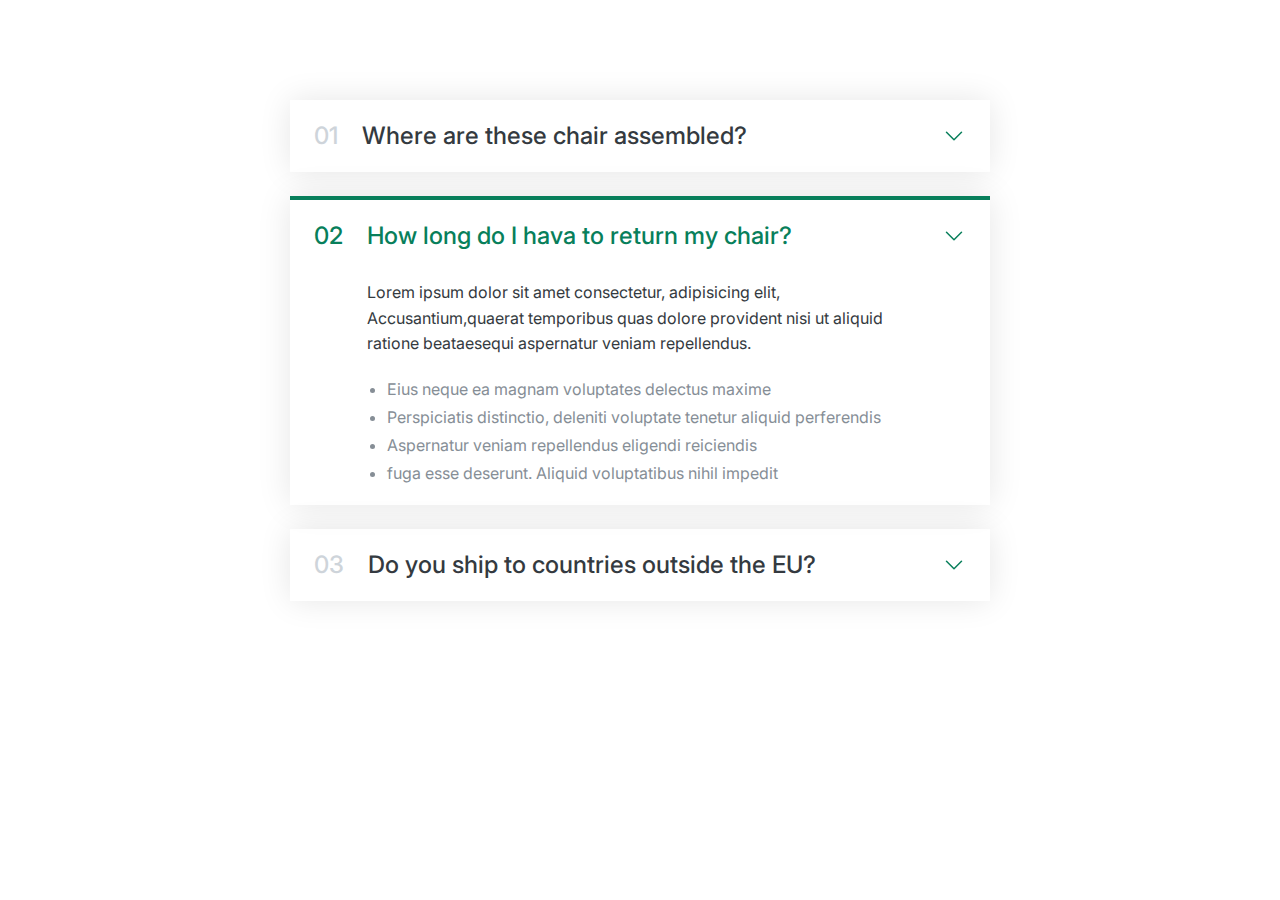
<file: component/01-accordion.html>
<!DOCTYPE html>
<html lang="en">
  <head>
    <meta charset="UTF-8" />
    <meta http-equiv="X-UA-Compatible" content="IE=edge" />
    <meta name="viewport" content="width=device-width, initial-scale=1.0" />
    <title>According Component</title>
    <link
      href="https://fonts.googleapis.com/css2?family=Inter:wght@400;500;700&display=swap"
      rel="stylesheet"
    />
    <style>
      /*
        SPACING SYSTEM (px)
        2 / 4 / 8 / 12 / 16 / 24 / 32 / 48 / 64 / 80 / 96 / 128

        FONT SIZE SYSTEM (px)
        10 / 12 / 14 / 16 / 18 / 20 / 24 / 30 / 36 / 44 / 52 / 62 / 74 / 86 / 98
        */

      /* 
        主色 ：#087f5b 
        灰色：#343a40
        */

      * {
        margin: 0;
        padding: 0;
        box-sizing: border-box;
      }

      body {
        font-family: "Inter", sans-serif;
        color: #343a40;
        line-height: 1;
      }

      .accordion {
        width: 700px;
        margin: 100px auto;

        display: flex;
        flex-direction: column;
        gap: 24px;
      }

      .item {
        box-shadow: 0 0 32px rgba(0, 0, 0, 0.1);
        padding: 24px;

        display: grid;
        grid-template-columns: auto 1fr auto;
        column-gap: 24px;
        row-gap: 32px;
        align-items: center;
      }
      .number,
      .text {
        font-size: 24px;
        font-weight: 500;
        /* color: #087f5b; */
      }

      .number {
        color: #ced4da;
      }

      .icon {
        width: 24px;
        height: 24px;
        stroke: #087f5b;
      }
      .hidden-box {
        grid-column: 2;
        display: none;
      }

      .hidden-box p {
        line-height: 1.6;
        margin-bottom: 24px;
      }

      .hidden-box ul {
        color: #868e96;
        margin-left: 20px;

        display: flex;
        flex-direction: column;
        gap: 12px;
      }

      .open {
        border-top: 4px solid #087f5b;
      }

      .open .hidden-box {
        display: block;
      }

      .open .number,
      .open .text {
        color: #087f5b;
      }
    </style>
  </head>
  <body>
    <div class="accordion">
      <div class="item">
        <p class="number">01</p>
        <p class="text">Where are these chair assembled?</p>
        <svg
          xmlns="http://www.w3.org/2000/svg"
          fill="none"
          viewBox="0 0 24 24"
          stroke-width="1.5"
          stroke="currentColor"
          class="icon"
        >
          <path
            stroke-linecap="round"
            stroke-linejoin="round"
            d="M19.5 8.25l-7.5 7.5-7.5-7.5"
          />
        </svg>
        <div class="hidden-box">
          <p>
            Lorem ipsum dolor sit amet consectetur, adipisicing elit,
            Accusantium,quaerat temporibus quas dolore provident nisi ut aliquid
            ratione beataesequi aspernatur veniam repellendus.
          </p>
          <ul>
            <li>Eius neque ea magnam voluptates delectus maxime</li>
            <li>
              Perspiciatis distinctio, deleniti voluptate tenetur aliquid
              perferendis
            </li>
            <li>Aspernatur veniam repellendus eligendi reiciendis</li>
            <li>fuga esse deserunt. Aliquid voluptatibus nihil impedit</li>
          </ul>
        </div>
      </div>
      <div class="item open">
        <p class="number">02</p>
        <p class="text">How long do I hava to return my chair?</p>
        <svg
          xmlns="http://www.w3.org/2000/svg"
          fill="none"
          viewBox="0 0 24 24"
          stroke-width="1.5"
          stroke="currentColor"
          class="icon"
        >
          <path
            stroke-linecap="round"
            stroke-linejoin="round"
            d="M19.5 8.25l-7.5 7.5-7.5-7.5"
          />
        </svg>
        <div class="hidden-box">
          <p>
            Lorem ipsum dolor sit amet consectetur, adipisicing elit,
            Accusantium,quaerat temporibus quas dolore provident nisi ut aliquid
            ratione beataesequi aspernatur veniam repellendus.
          </p>
          <ul>
            <li>Eius neque ea magnam voluptates delectus maxime</li>
            <li>
              Perspiciatis distinctio, deleniti voluptate tenetur aliquid
              perferendis
            </li>
            <li>Aspernatur veniam repellendus eligendi reiciendis</li>
            <li>fuga esse deserunt. Aliquid voluptatibus nihil impedit</li>
          </ul>
        </div>
      </div>

      <div class="item">
        <p class="number">03</p>
        <p class="text">Do you ship to countries outside the EU?</p>
        <svg
          xmlns="http://www.w3.org/2000/svg"
          fill="none"
          viewBox="0 0 24 24"
          stroke-width="1.5"
          stroke="currentColor"
          class="icon"
        >
          <path
            stroke-linecap="round"
            stroke-linejoin="round"
            d="M19.5 8.25l-7.5 7.5-7.5-7.5"
          />
        </svg>
        <div class="hidden-box">
          <p>
            Lorem ipsum dolor sit amet consectetur, adipisicing elit,
            Accusantium,quaerat temporibus quas dolore provident nisi ut aliquid
            ratione beataesequi aspernatur veniam repellendus.
          </p>
          <ul>
            <li>Eius neque ea magnam voluptates delectus maxime</li>
            <li>
              Perspiciatis distinctio, deleniti voluptate tenetur aliquid
              perferendis
            </li>
            <li>Aspernatur veniam repellendus eligendi reiciendis</li>
            <li>fuga esse deserunt. Aliquid voluptatibus nihil impedit</li>
          </ul>
        </div>
      </div>
    </div>
  </body>
</html>
</file>
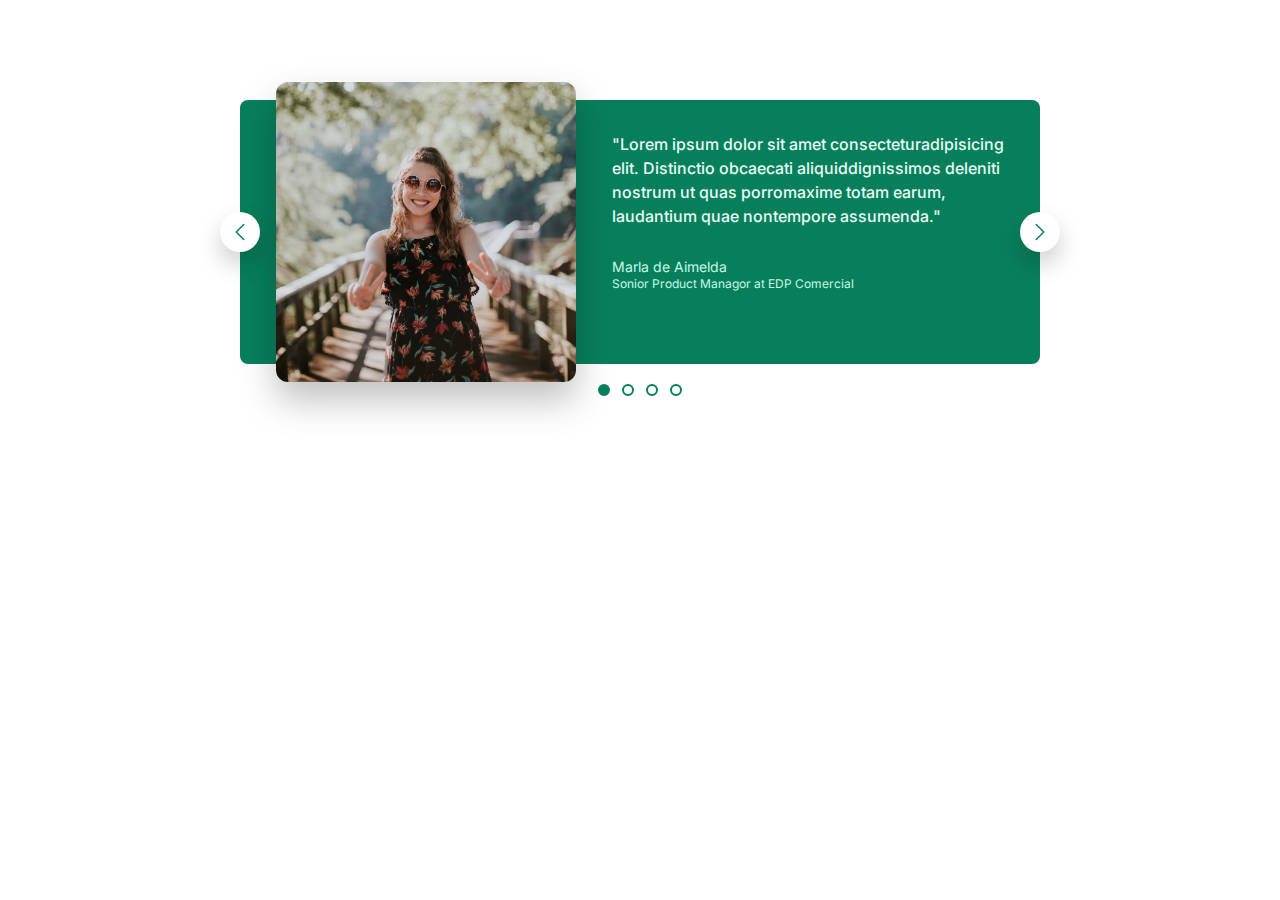
<file: component/02-carousel.html>
<!DOCTYPE html>
<html lang="en">
  <head>
    <meta charset="UTF-8" />
    <meta http-equiv="X-UA-Compatible" content="IE=edge" />
    <meta name="viewport" content="width=device-width, initial-scale=1.0" />
    <title>Carousel Component</title>
    <link
      href="https://fonts.googleapis.com/css2?family=Inter:wght@400;500;700&display=swap"
      rel="stylesheet"
    />
    <style>
      /*
        SPACING SYSTEM (px)
        2 / 4 / 8 / 12 / 16 / 24 / 32 / 48 / 64 / 80 / 96 / 128

        FONT SIZE SYSTEM (px)
        10 / 12 / 14 / 16 / 18 / 20 / 24 / 30 / 36 / 44 / 52 / 62 / 74 / 86 / 98
        */

      /* 
        主色 ：#087f5b 
        灰色：#343a40
        */

      * {
        margin: 0;
        padding: 0;
        box-sizing: border-box;
      }

      body {
        font-family: "Inter", sans-serif;
        color: #343a40;
        line-height: 1;
      }

      .carousel {
        width: 800px;
        margin: 100px auto;
        background-color: #087f5b;
        padding: 32px;
        padding-left: 86px;
        border-radius: 8px;
     

        position: relative;

        display: flex;
        /* align-items: center; */
        gap: 86px;
      }

      img {
        height: 200px;
        border-radius: 8px;
        transform: scale(1.5);
        box-shadow: 0 12px 24px rgba(0, 0, 0, 0.25);
      }

      .testimonial-text {
        font-size: 16px;
        font-weight: 500;
        line-height: 1.5;
        margin-bottom: 32px;
        color: #e6fcf5;
      }
      .testimonial-author {
        font-size: 14px;
        margin-bottom: 4px;
        color: #c3fae8;
      }

      .testimonial-job {
        font-size: 12px;
        color: #c3fae8;
      }

      /* CONTROLS */
      .btn {
        background-color: #fff;
        border: none;
        height: 40px;
        width: 40px;
        border-radius: 50%;
        position: absolute;
        box-shadow: 0 12px 24px rgba(0, 0, 0, 0.2);
        cursor: pointer;
       

        display: flex;
        align-items: center;
        justify-content: center;
      }

      .btn-icon {
        height: 24px;
        width: 24px;
        stroke: #087f5b;
      }

      .btn--left {
        left: 0;
        top: 50%;
        transform:translate(-50%, -50%);
      }

      .btn--right {
        right: 0;
        top: 50%;
        transform: translate(50%, -50%);
      }

      .dots {
        position: absolute;
        left: 50%;
        bottom: 0;
        transform: translate(-50%, 32px);


        display: flex;
        gap: 12px;
      }

      .dot {
        height: 12px;
        width: 12px;
        background-color: #fff;
        border: 2px solid #087f5b;
        border-radius: 50%;
        cursor: pointer;
      }

      .dot1 {
        background-color: #087f5b;
      }
    </style>
  </head>
  <body>
    <div class="carousel">
      <img src="maria.jpg" alt="Maria de Almeida" />
      <blockquote class="testimonial">
        <p class="testimonial-text">
          "Lorem ipsum dolor sit amet consecteturadipisicing elit. Distinctio
          obcaecati aliquiddignissimos deleniti nostrum ut quas porromaxime
          totam earum, laudantium quae nontempore assumenda."
        </p>
        <p class="testimonial-author">Marla de Aimelda</p>
        <p class="testimonial-job">Sonior Product Managor at EDP Comercial</p>
      </blockquote>
      <button class="btn btn--left">
        <svg
          xmlns="http://www.w3.org/2000/svg"
          fill="none"
          viewBox="0 0 24 24"
          stroke-width="1.5"
          stroke="currentColor"
          class="btn-icon"
        >
          <path
            stroke-linecap="round"
            stroke-linejoin="round"
            d="M15.75 19.5L8.25 12l7.5-7.5"
          />
        </svg>
      </button>
      <button class="btn btn--right">
        <svg
          xmlns="http://www.w3.org/2000/svg"
          fill="none"
          viewBox="0 0 24 24"
          stroke-width="1.5"
          stroke="currentColor"
          class="btn-icon"
        >
          <path
            stroke-linecap="round"
            stroke-linejoin="round"
            d="M8.25 4.5l7.5 7.5-7.5 7.5"
          />
        </svg>
      </button>
      <div class="dots">
        <button class="dot dot1">&nbsp;</button>
        <button class="dot">&nbsp;</button>
        <button class="dot">&nbsp;</button>
        <button class="dot">&nbsp;</button>
      </div>
    </div>
  </body>
</html>
</file>
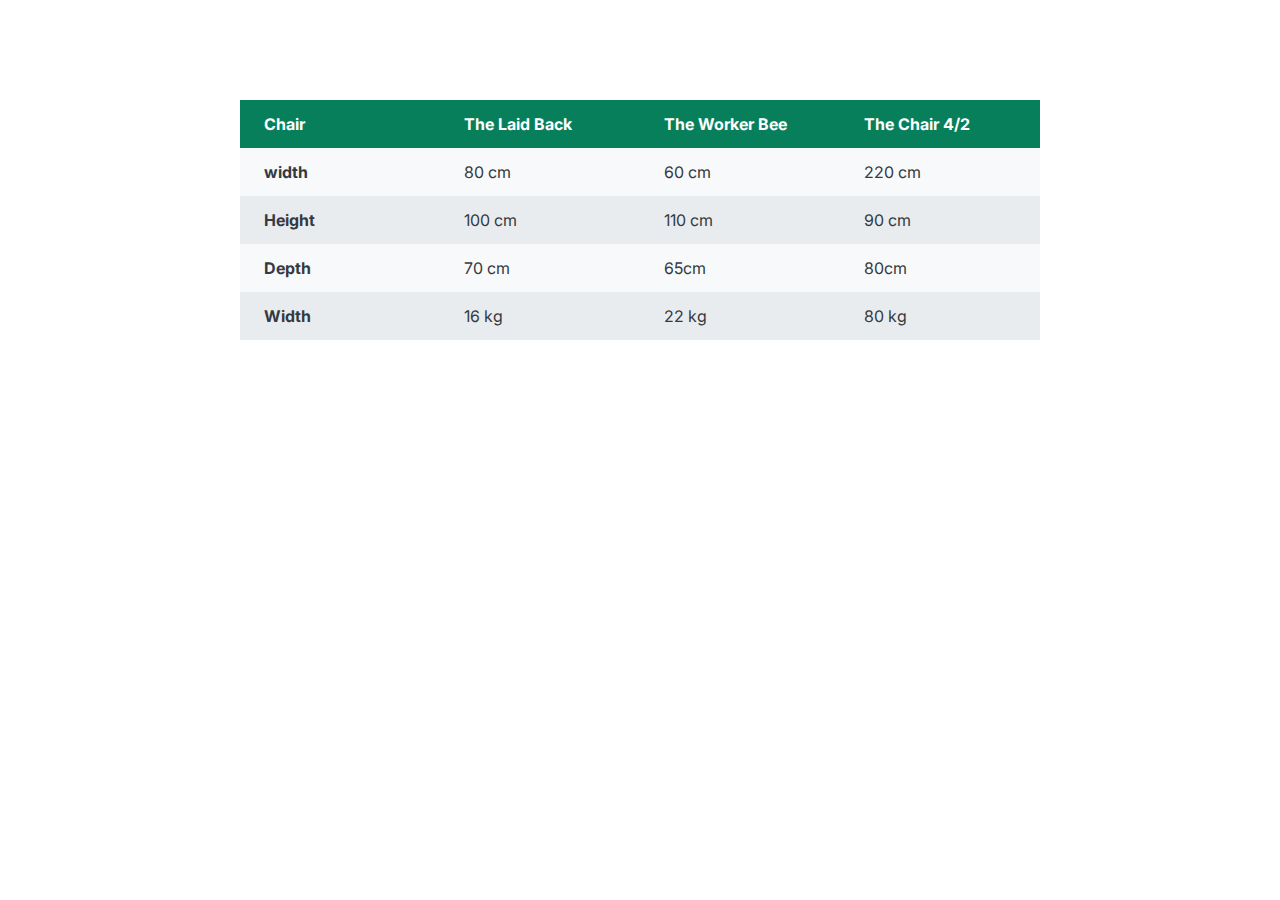
<file: component/03-table.html>
<!DOCTYPE html>
<html lang="en">
  <head>
    <meta charset="UTF-8" />
    <meta http-equiv="X-UA-Compatible" content="IE=edge" />
    <meta name="viewport" content="width=device-width, initial-scale=1.0" />
    <title>According Component</title>
    <link
      href="https://fonts.googleapis.com/css2?family=Inter:wght@400;500;700&display=swap"
      rel="stylesheet"
    />
    <style>
      /*
        SPACING SYSTEM (px)
        2 / 4 / 8 / 12 / 16 / 24 / 32 / 48 / 64 / 80 / 96 / 128

        FONT SIZE SYSTEM (px)
        10 / 12 / 14 / 16 / 18 / 20 / 24 / 30 / 36 / 44 / 52 / 62 / 74 / 86 / 98
        */

      /* 
        主色 ：#087f5b 
        灰色：#343a40
        */

      * {
        margin: 0;
        padding: 0;
        box-sizing: border-box;
      }

      body {
        font-family: "Inter", sans-serif;
        color: #343a40;
        line-height: 1;
        display: flex;
        justify-content: center;
      }

      table {
        width: 800px;
        margin-top: 100px;
        /* border: 1px solid #343a40; */
        border-collapse: collapse;
      }

      th, td {
        /* border: 1px solid #343a40; */
        padding: 16px 24px;
        text-align: left;
      }

      thead th {
        background-color: #087f5b;
        color: #fff;
        width: 25%;
      }

      tbody tr:nth-child(odd) {
        background-color: #f8f9fa;
      }

      tbody tr:nth-child(even) {
        background-color: #e9ecef;
      }
    </style>
  </head>
  <body>

    <table>
        <thead>
        <tr>
            <th>Chair</th>
            <th>The Laid Back</th>
            <th>The Worker Bee</th>
            <th>The Chair 4/2</th>
        </tr>
        </thead>
        <tbody>
        <tr>
            <th>width</th>
            <td>80 cm</td>
            <td>60 cm</td>
            <td>220 cm</td>
        </tr>
        <tr>
            <th>Height</th>
            <td>100 cm</td>
            <td>110 cm</td>
            <td>90 cm</td>
        </tr>
        <tr>
            <th>Depth</th>
            <td>70 cm</td>
            <td>65cm</td>
            <td>80cm</td>
        </tr>
        <tr>
            <th>Width</th>
            <td>16 kg</td>
            <td>22 kg</td>
            <td>80 kg</td>
        </tr>
    </tbody>
    </table>
  </body>
</html>
</file>
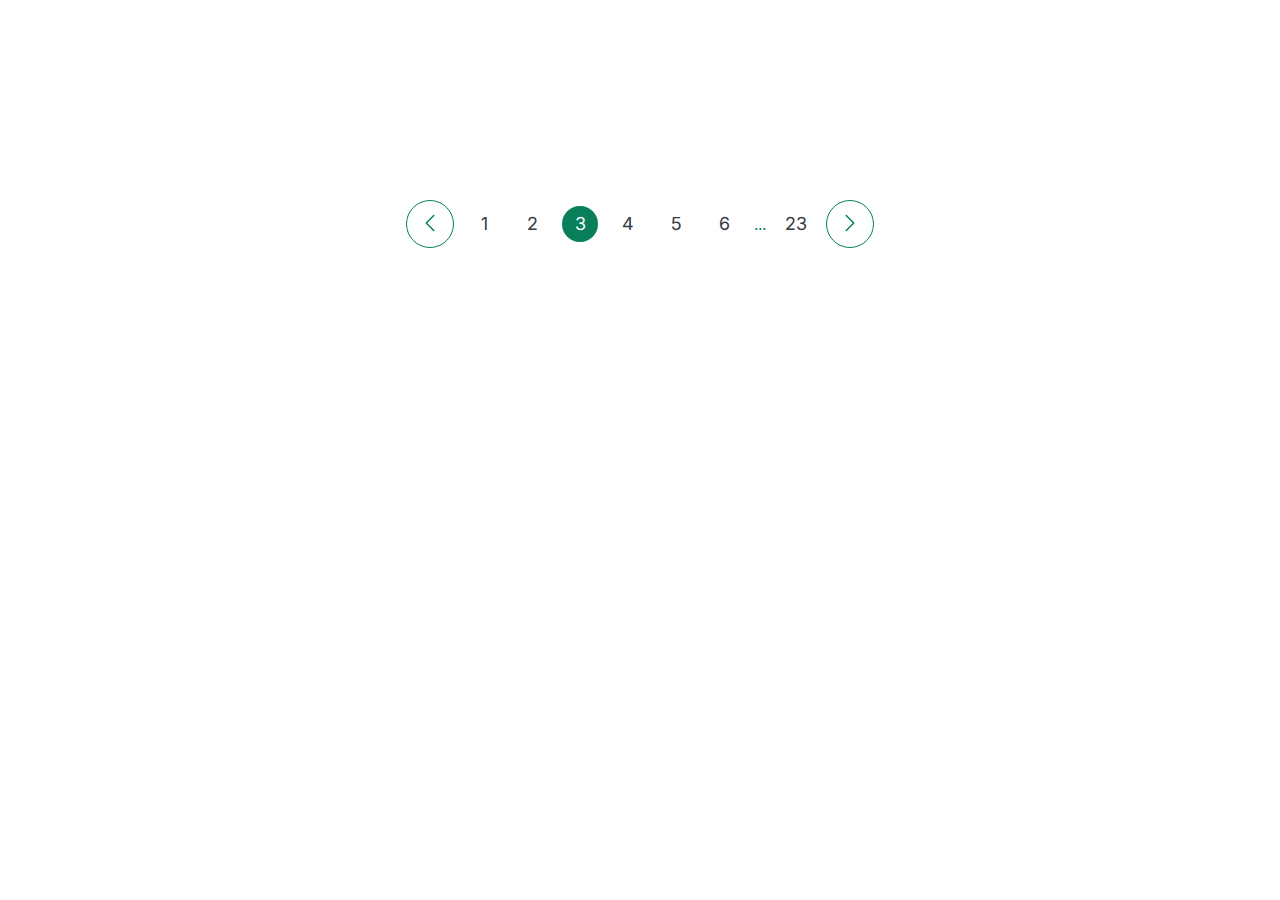
<file: component/04-challenge.html>
<!DOCTYPE html>
<html lang="en">
  <head>
    <meta charset="UTF-8" />
    <meta http-equiv="X-UA-Compatible" content="IE=edge" />
    <meta name="viewport" content="width=device-width, initial-scale=1.0" />
    <title>According Component</title>
    <link
      href="https://fonts.googleapis.com/css2?family=Inter:wght@400;500;700&display=swap"
      rel="stylesheet"
    />
    <style>
      /*
        SPACING SYSTEM (px)
        2 / 4 / 8 / 12 / 16 / 24 / 32 / 48 / 64 / 80 / 96 / 128

        FONT SIZE SYSTEM (px)
        10 / 12 / 14 / 16 / 18 / 20 / 24 / 30 / 36 / 44 / 52 / 62 / 74 / 86 / 98
        */

      /* 
        主色 ：#087f5b 
        灰色：#343a40
        */

      * {
        margin: 0;
        padding: 0;
        box-sizing: border-box;
      }

      body {
        font-family: "Inter", sans-serif;
        color: #343a40;
        line-height: 1;

        display: flex;
        justify-content: center;
      }

      .fenye {
        display: flex;
        align-items: center;
        gap: 12px;

        margin-top: 200px;
      }

      .btn {
        border: 1px solid #087f5b;
        width: 48px;
        height: 48px;
        border-radius: 50%;
        background: none;
        cursor: pointer;
      }

      .btn-icon {
        width: 24px;
        height: 24px;
        stroke: #087f5b;
      }

      .btn:hover {
        background-color: #087f5b;
      }

      .btn:hover .btn-icon {
        stroke: #fff;
      }

      .page-link:link,
      .page-link:visited {
        font-size: 18px;
        color: #343a40;
        text-decoration: none;
        height: 36px;
        width: 36px;
        border-radius: 50%;
        display: inline-block;

        display: flex;
        align-items: center;
        justify-content: center; 
      }

      .page-link:hover,
      .page-link:active, 
      .page-link.page-link--current
      {
        color: #fff;
        background-color: #087f5b;
      }

      .dots {
        color: #087f5b;
      }
    </style>
  </head>
  <body>
    <div class="fenye">
      <button class="btn">
        <svg
          xmlns="http://www.w3.org/2000/svg"
          fill="none"
          viewBox="0 0 24 24"
          stroke-width="1.5"
          stroke="currentColor"
          class="btn-icon"
        >
          <path
            stroke-linecap="round"
            stroke-linejoin="round"
            d="M15.75 19.5L8.25 12l7.5-7.5"
          />
        </svg>
      </button>

        <a href="#" class="page-link">1</a>
        <a href="#" class="page-link">2</a>
        <a href="#" class="page-link page-link--current">3</a>
        <a href="#" class="page-link">4</a>
        <a href="#" class="page-link">5</a>
        <a href="#" class="page-link">6</a>
        <span class="dots">...</span>
        <a href="#" class="page-link">23</a>

      <button class="btn">
        <svg
          xmlns="http://www.w3.org/2000/svg"
          fill="none"
          viewBox="0 0 24 24"
          stroke-width="1.5"
          stroke="currentColor"
          class="btn-icon"
        >
          <path
            stroke-linecap="round"
            stroke-linejoin="round"
            d="M8.25 4.5l7.5 7.5-7.5 7.5"
          />
        </svg>
      </button>
    </div>
  </body>
</html>
</file>
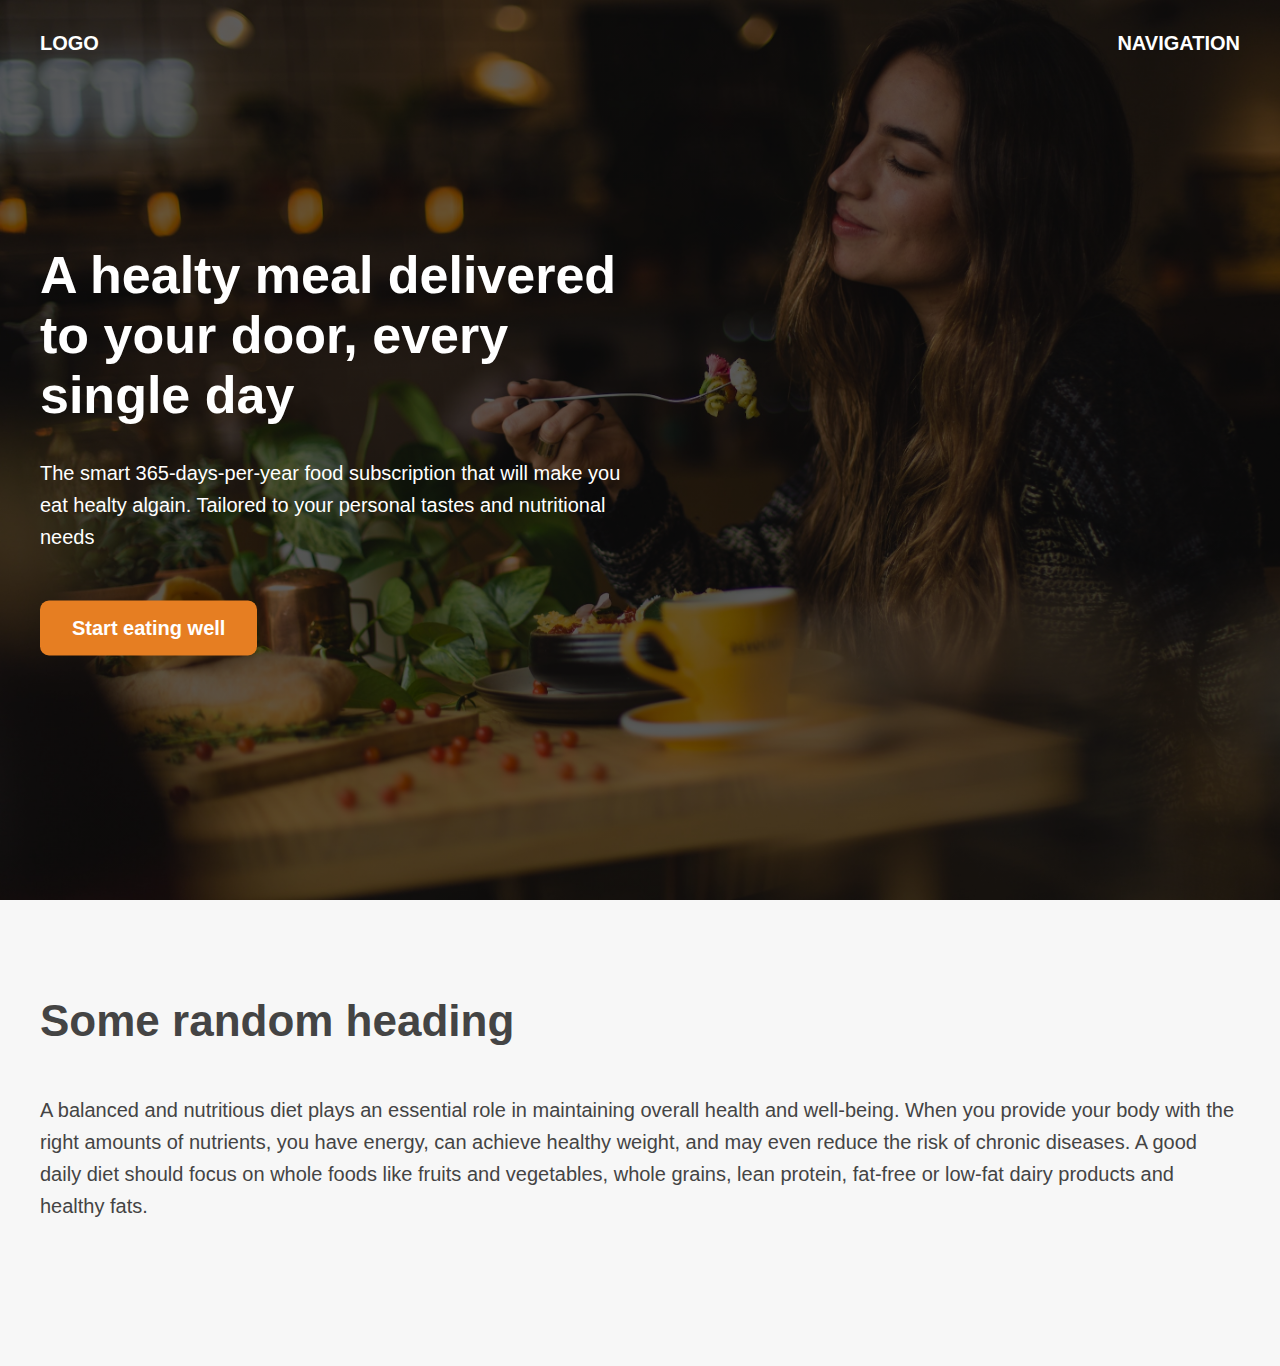
<file: component/05-hero.html>
<!DOCTYPE html>
<html lang="en">
  <head>
    <meta charset="UTF-8" />
    <meta http-equiv="X-UA-Compatible" content="IE=edge" />
    <meta name="viewport" content="width=device-width, initial-scale=1.0" />
    <title>Omifood Hero Section</title>
    <link
      href="https://fonts.googlefonts.cn/css?family=Rubik"
      rel="stylesheet"
    />
    <style>
      * {
        margin: 0;
        padding: 0;
        box-sizing: border-box;
      }

      html {
        font-family: "Rubik", sans-serif;
        color: #444;
      }

      .container {
        margin: 0 auto;
        width: 1200px;
      }

      header {
        height: 100vh;
        position: relative;
        background-image: linear-gradient(
            rgba(0, 0, 0, 0.6),
            rgba(0, 0, 0, 0.6)
          ), 
          url(hero.jpg);
        background-size: cover;
        color: #fff;
      }

      nav {
        font-size: 20px;
        font-weight: 700;
        display: flex;
        justify-content: space-between;
        padding-top: 32px;
      }

      .header-container {
        width: 1200px;
        margin: 0 auto;
         position: absolute;
        left: 50%;
        top: 50%;

        transform: translate(-50%, -50%);
      }

      .header-container-inner {
        width: 50%;
      }

      h1 {
        font-size: 52px;
        margin-bottom: 32px;
      }

      p {
        font-size: 20px;
        line-height: 1.6;
        margin-bottom: 48px;
      }

      .btn:link,
      .btn:visited {
        font-size: 20px;
        font-weight: 600;
        background-color: #e67e22;
        color: #fff;
        text-decoration: none;
        display: inline-block;
        padding: 16px 32px;
        border-radius: 9px;
      }

      h2 {
        font-size: 44px;
        margin-bottom: 48px;
      }

      section {
        padding: 96px 0;
        background-color: #f7f7f7;
      }
    </style>
  </head>
  <body>
    <header>
      <nav class="container">
        <div>LOGO</div>
        <div>NAVIGATION</div>
      </nav>

      <div class="header-container">
        <div class="header-container-inner">
          <h1>A healty meal delivered to your door, every single day</h1>
          <p>
            The smart 365-days-per-year food subscription that will make you eat
            healty algain. Tailored to your personal tastes and nutritional
            needs
          </p>
          <a href="#" class="btn">Start eating well</a>
        </div>
      </div>
    </header>

    <section>
      <div class="container">
        <h2>Some random heading</h2>
        <p>
          A balanced and nutritious diet plays an essential role in maintaining
          overall health and well-being. When you provide your body with the
          right amounts of nutrients, you have energy, can achieve healthy
          weight, and may even reduce the risk of chronic diseases. A good daily
          diet should focus on whole foods like fruits and vegetables, whole
          grains, lean protein, fat-free or low-fat dairy products and healthy
          fats.
        </p>
      </div>
    </section>
  </body>
</html>
</file>
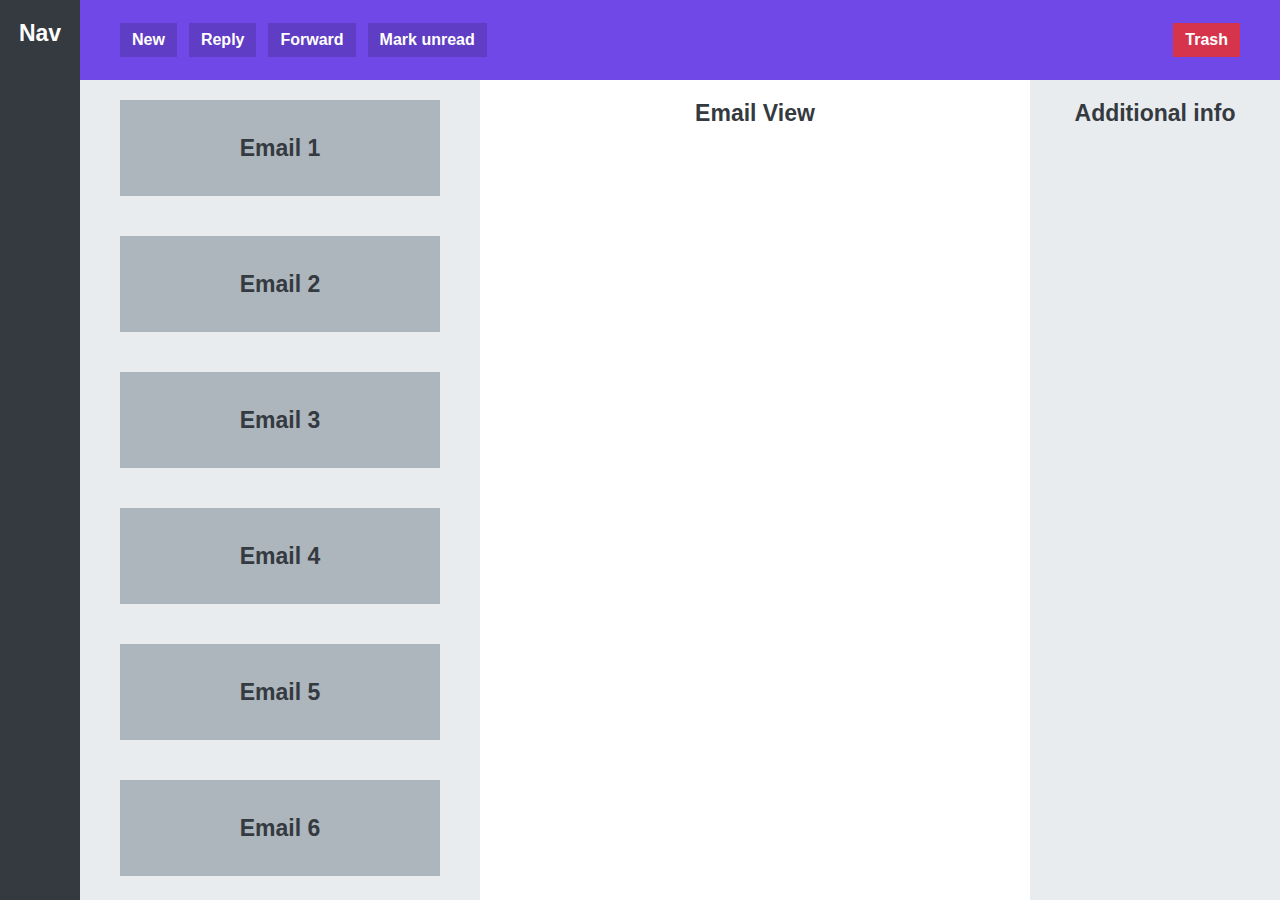
<file: component/06-app-layout.html>
<!DOCTYPE html>
<html lang="en">
<head>
    <meta charset="UTF-8">
    <meta http-equiv="X-UA-Compatible" content="IE=edge">
    <meta name="viewport" content="width=device-width, initial-scale=1.0">
    <title>App Layout</title>
    <style>
        * {
            margin: 0;
            padding: 0;
            box-sizing: border-box;
        }

        aside {
            background-color: #e9ecef;
        }

        body {
            font-family: sans-serif;
            color: #343a40;
            font-size: 23px;
            height: 100vh;
            text-align: center;
            font-weight: bold;

            display: grid;
            grid-template-columns: 80px 400px 1fr 250px;
            grid-template-rows: 80px 1fr;
        }

        nav {
            background-color: #343a40 ;
            grid-row: 1 / -1;
            color: white;
        }

        menu {
            background-color: #7048e8;
            color: #fff;
            grid-column: 2 / -1;

            display: flex;
            align-items: center;
            gap: 12px;
            padding: 0 40px;
        }

        button {
          	display:inline-block;
            font-size: 16px;
          	font-weight:bold;
            background-color: #5f3dc4;
            border: none;
            cursor: pointer;
            color: #fff;
            padding: 8px 12px;
        }

        button:last-child {
            background-color: #d6334c;
            margin-left: auto;
        }

        section {
            background-color: #e9ecef;
            padding: 40px;

            overflow: scroll ;

            display: flex;
            flex-direction: column;
            gap: 40px;
        }

        .email {
            background-color: #adb5bd;
             height: 96px;
             flex-shrink: 0;
             
            display: flex;
            align-items: center;
            justify-content: center;
        }

        nav, section, main, aside {
            padding-top: 20px;
        }

    </style>
</head>
<body>
    <nav>Nav</nav>
    <menu>
        <button>New</button>
        <button>Reply</button>
        <button>Forward</button>
        <button>Mark unread</button>
        <button>Trash</button>
    </menu>
    <section>
        <div class="email">Email 1</div>
        <div class="email">Email 2</div>
        <div class="email">Email 3</div>
        <div class="email">Email 4</div>
        <div class="email">Email 5</div>
        <div class="email">Email 6</div>
        <div class="email">Email 7</div>
        <div class="email">Email 8</div>
        <div class="email">Email 9</div>
        <div class="email">Email 10</div>
    </section>
    <main>Email View</main>
    <aside>Additional info</aside>
</body>
</html>
</file>
